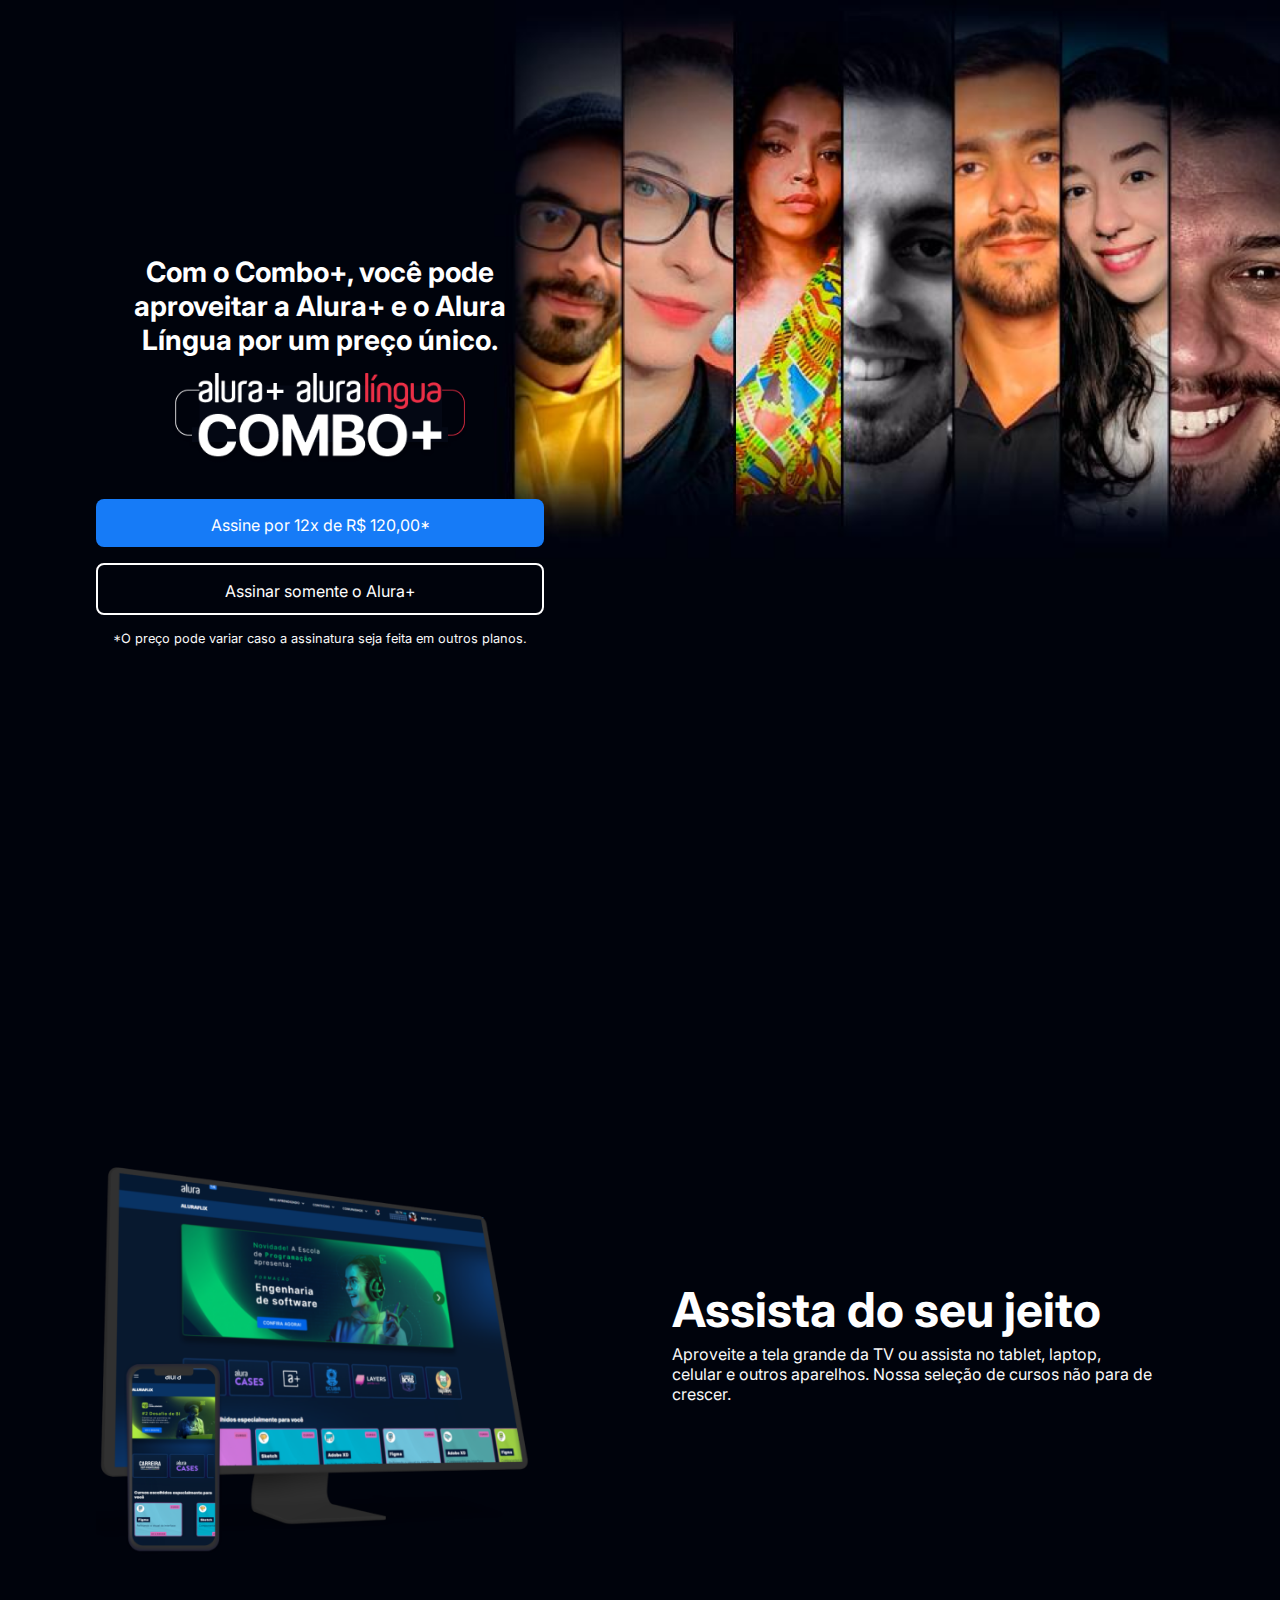
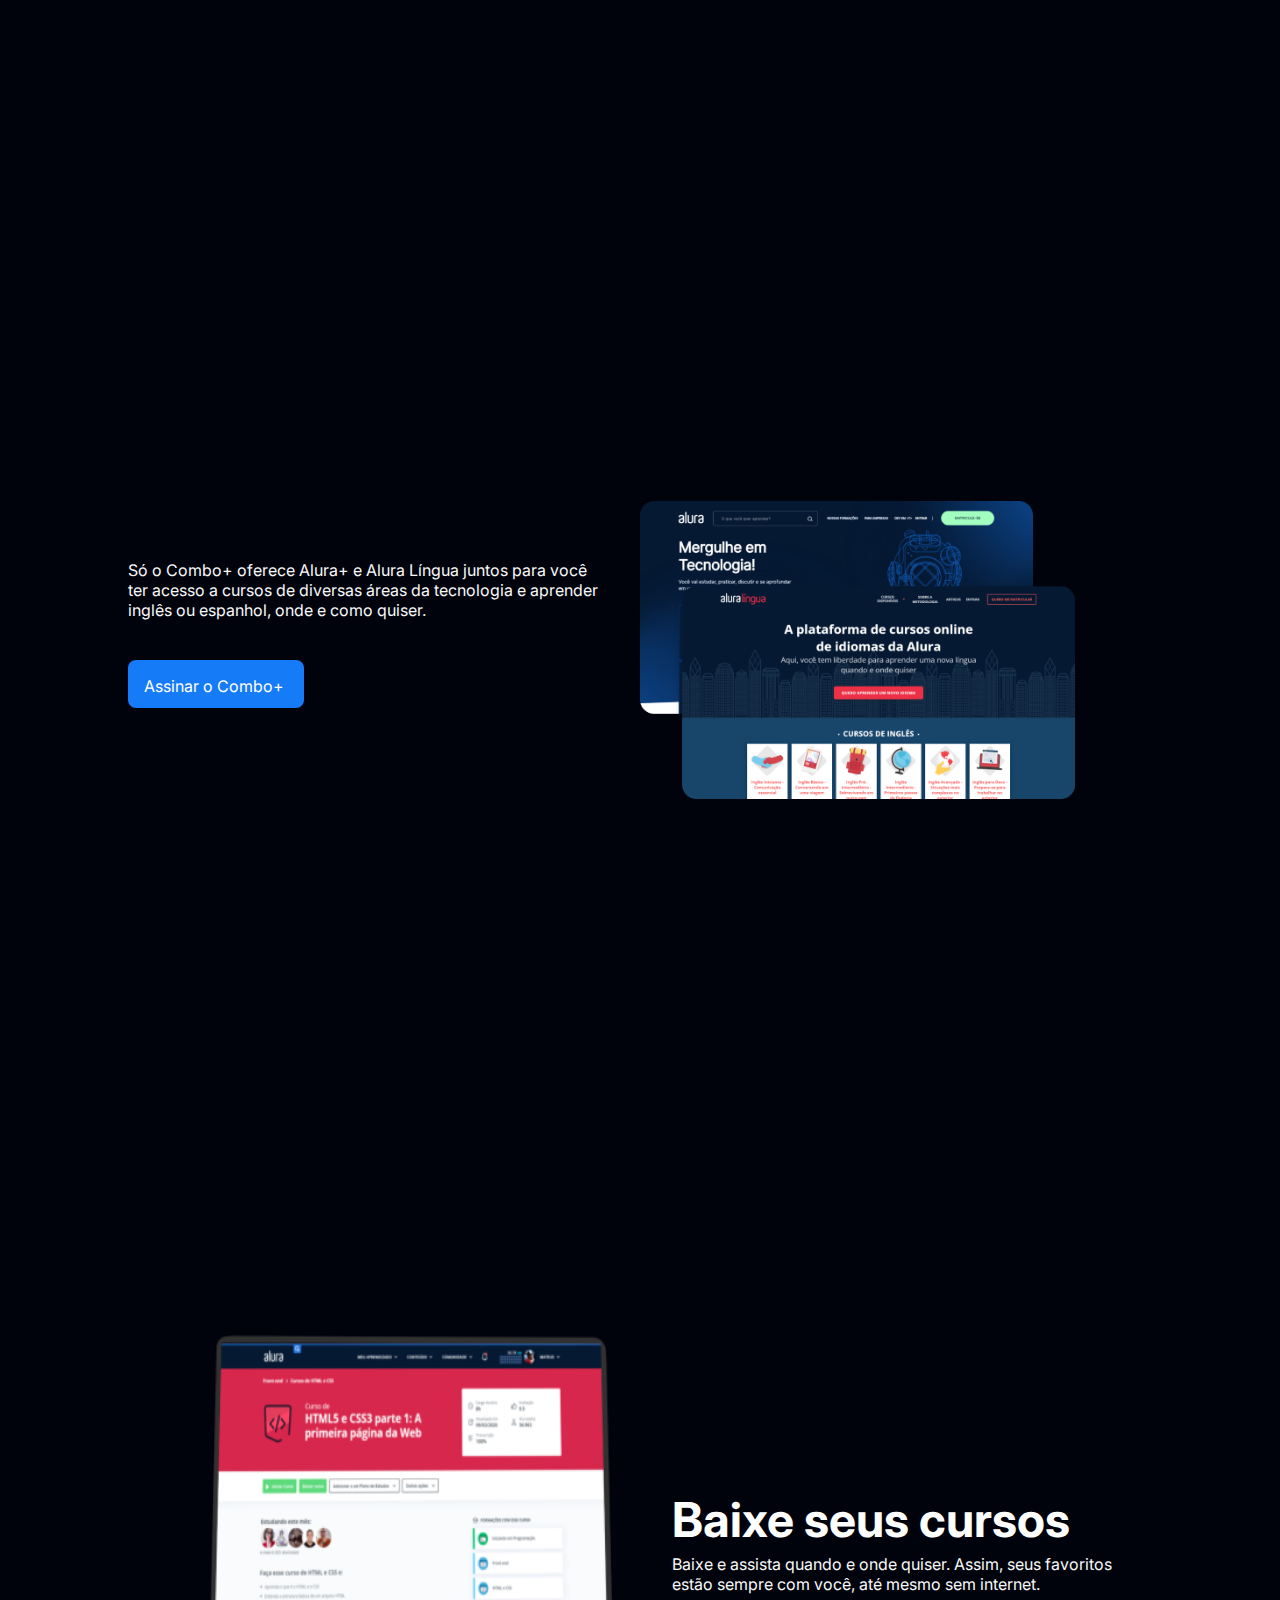
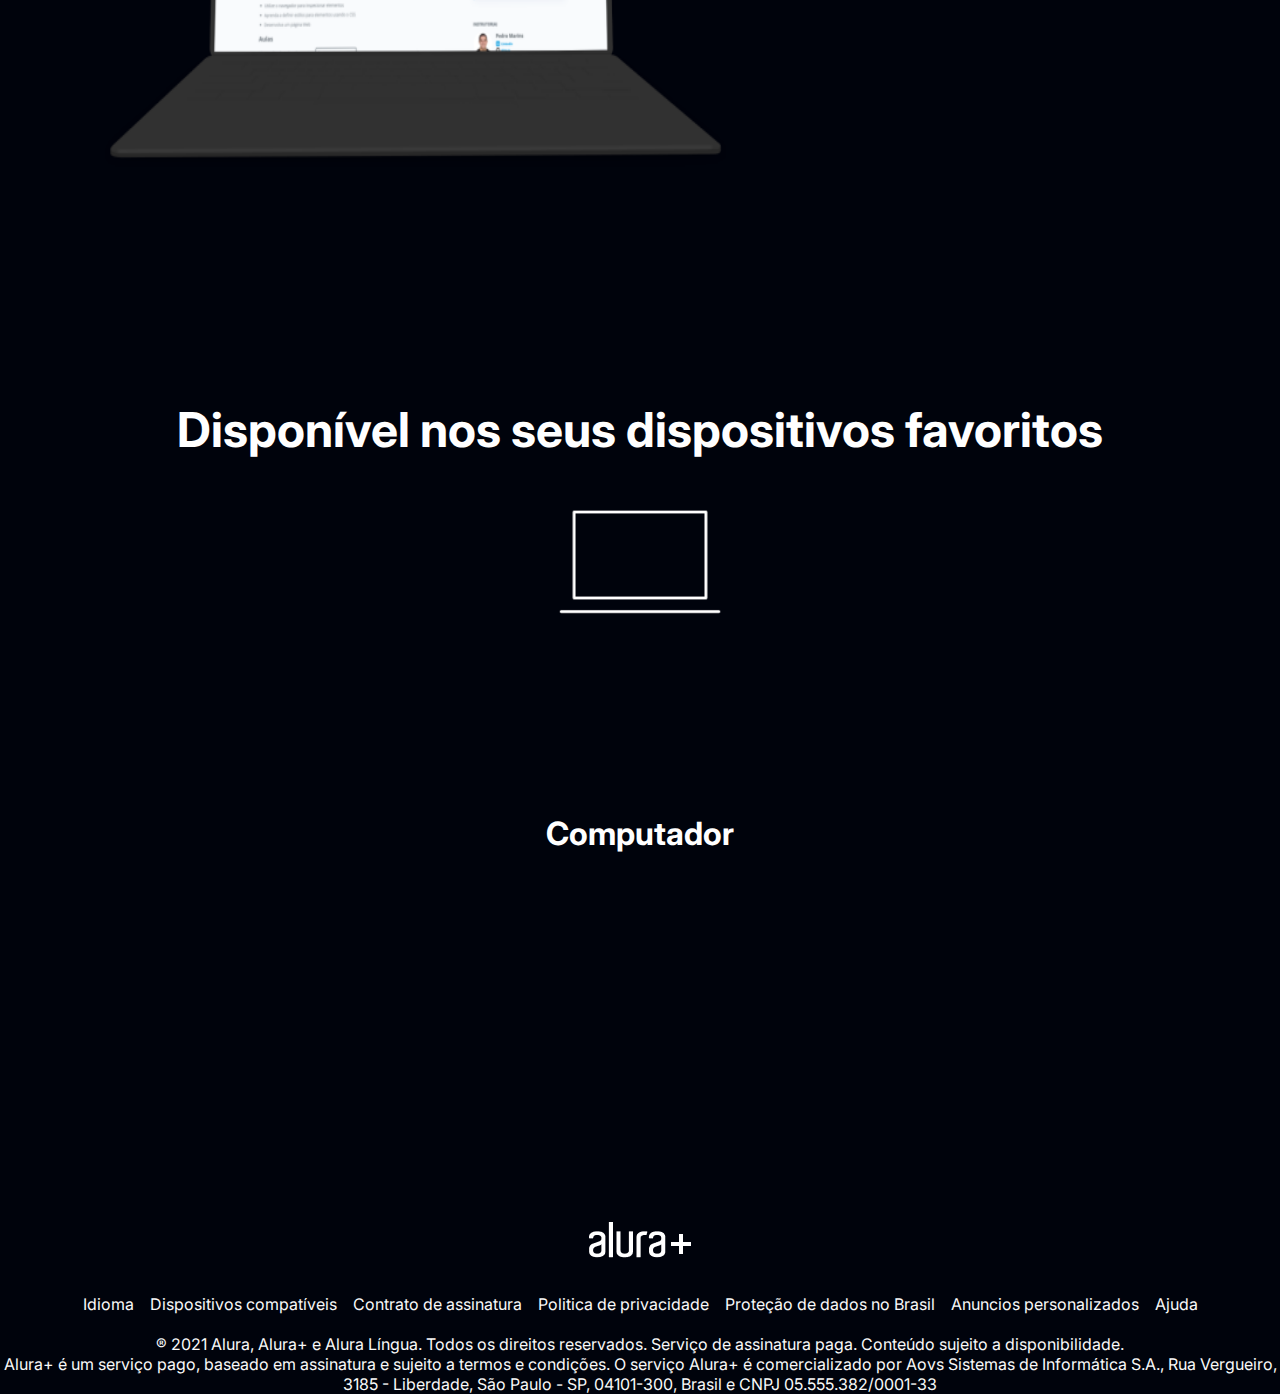
<file: index.html>
<!DOCTYPE html>
<html lang="pt-br">
<head>
    <meta charset="UTF-8">
    <meta name="viewport" content="width=device-width, initial-scale=1.0">
    <title>Alura Plus</title>
    <link rel="stylesheet" href="../css/style.css">
</head>

<header>

</header>

<body>
    <section class="container principal">
        <div class="container-caixa">
            <h1 class="container-titulo">
                Com o Combo+, você pode aproveitar a Alura+ e o Alura Língua por um preço único.
            </h1>
            <img src="../assets/combo.png" alt="O combo+ é a junção do alura+ e o alura lingua" class="container-imagem combo">
            <a href="www.alura.com.br" class="container-botao botao-primario">Assine por 12x de R$ 120,00*</a>
            <a href="www.alura.com.br" class="container-botao botao-secundario">Assinar somente o Alura+</a>
            
            <p class="container-aviso">
                *O preço pode variar caso a assinatura seja feita em outros planos.
            </p>
    </div>
    </section>

    <section class="container secundario">
        <img src="../assets/Plataformas.png" alt="Um monitor e um celular com o Alura Plus aberto" class="secundario-imagem">
        <div class="container-descricao">
            <h2 class="descricao-titulo">Assista do seu jeito</h2>
            <p class="descricao-texto">Aproveite a tela grande da TV ou assista no tablet, laptop, celular e outros aparelhos. Nossa seleção de cursos não para de crescer.</p>

        </div>
    </section>

    <section class="container secundario">
    <div class="container-descricao"> 
        <p class="descricao-texto">
            Só o Combo+ oferece Alura+ e Alura Língua juntos para você ter acesso a cursos de diversas áreas da tecnologia e aprender inglês ou espanhol, onde e como quiser.
        </p>
        <br><br>
        <a href="www.alura.com.br" class="container-botao secundario-botao">Assinar o Combo+</a>
    </div>
    <img src="../assets/Telas.png" alt="Tela do Alura Língua e da plataforma Alura +" class="secundario-imagem">
    </section>

    <section class="container secundario">
        <img src="../assets/Notebook.png" alt="Notebook com plataforma Alura + na tela" class="container-imagem notebook">
        <div class="container-descricao">
            <h2 class="descricao-titulo">Baixe seus cursos</h2>
            <p class="descricao-texto">
                Baixe e assista quando e onde quiser. Assim, seus favoritos estão sempre com você, até mesmo sem internet.
            </p>
        </div>

    </section>


    <section class="dispositivos">
      <h2 class="dispositivos-titulo">Disponível nos seus dispositivos favoritos</h2>
            <ul class="dispositivos-lista">
                <li>
                    <img src="../assets/tv.png" alt="TV"  class="lista-imagem">
                    <h3 class="lista-item">TV</h3>
                </li>
                <li>
                    <img src="../assets/computador.png"  alt="Computador" class="lista-imagem">
                    <h3 class="lista-item">Computador</h3>
                </li>
                <li>
                    <img src="../assets/celular.png"  alt="Celulares e tablets" class="lista-imagem">
                    <h3 class="lista-item">Celulares e tablets</h3>
                </li>
            </ul>
    </section>



</body>

<footer class="rodape">
<img src="../assets/Logo.png" alt="Alura +" class="rodape-logo">
<br>
    <ul class="lista-rodape">
        <li class="lista-link">
        <a class="link" href="#">Idioma</a>
        </li>

        <li class="lista-link">
        <a class="link" href="#">Dispositivos compatíveis</a>
        </li>

        <li class="lista-link">
        <a class="link" href="#">Contrato de assinatura</a>
        </li>

        <li class="lista-link">
        <a class="link" href="#">Politica de privacidade</a>
        </li>

        <li class="lista-link">
        <a class="link" href="#">Proteção de dados no Brasil</a>
        </li>

        <li class="lista-link">
        <a class="link" href="#">Anuncios personalizados</a>
        </li>

        <li class="lista-link">
        <a class="link" href="#">Ajuda</a>
        </li>
    </ul>
<br>
<section class="rodape-paragrafo">
    <p class="rodape-texto">
    ® 2021 Alura, Alura+ e Alura Língua. Todos os direitos reservados. Serviço de assinatura paga. Conteúdo sujeito a disponibilidade.
    <br>
        Alura+ é um serviço pago, baseado em assinatura e sujeito a termos e condições. O serviço Alura+ é comercializado por Aovs Sistemas de Informática S.A., Rua Vergueiro, 3185 - Liberdade, São Paulo - SP, 04101-300, Brasil e CNPJ 05.555.382/0001-33
    </p>
</section>

</footer>
</html>
</file>
<file: css/style.css>
@import url('https://fonts.googleapis.com/css2?family=Inter:wght@400;700&family=Krona+One&family=Montserrat&display=swap');

*
{
    margin: 0;
    padding: 0;
}

    /* Definindo variáveis de fontes e cores */
:root
    {
        /* cores */
        --branco-principal: #FFFFFF;
        --branco-secundario: #F9F9F9;
        --preto-background: #00030C;
        --vermelho-logo: #EC2F46;
        --cor-rodape: #C0C0C0;
        --cor-botao: #167BF7;
        --botao-azul-efeito: #569ef6;
        

        /* fonte */
        --fonte-principal: 'Inter';
    }

    /* corpo do site | definição de cor de fundo, fonte e tamanho, cor de texto  */
body
    {
        background-color: var(--preto-background);
        font-family: var(--fonte-principal);
        color: var(--branco-principal);
        font-weight: 400;
        font-size: 16px;
    }

    /* formatação de plano de fundo com imagem de instrutores */
.principal
    {
        background-image: url('../assets/Background-aluraplus.png');
        background-repeat: no-repeat;
        background-size: contain;
        align-items: center;
        text-align: center;
    }

    /* dividindo tela do site em duas colunas iguais */
.container
    {
        height: 100vh;
        display: grid;
        grid-template-columns: 50% 50%;
    }

    /* formatação do primeiro botão do site */
.container-botao
    {
        text-decoration: none;
        color: var(--branco-principal);
        background-color: var(--cor-botao);   
        border-radius: 8px;
        padding: 1em;
        display: block; 
        margin-bottom: 1em;
        height: 1em;
        font-size: 1em;
    }

    /* formatação do segundo botão do site */
.botao-secundario
    {
        background-color: transparent;
        color: var(--branco-principal);
        text-decoration: none;
        border: 2px solid var(--branco-principal);
        border-radius: 8px;
        padding: 1em;
        display: block;
        height: 1em;
        font-size: 1em;
    }

    /* formatação texto letras miúdas */
.container-aviso
    {   
        color: var(--branco-secundario);
        font-size: 0.8em;
    }

    /* formatação título */
.container-titulo
    {
        color: var(--branco-principal);
        font-size: 1.75em;
        text-align: center;
        font-family: 'Inter';
        font-weight: 700;    
    }

    /* formatação imagem */
.container-imagem
    {
        margin: 1em 0 2em 0;
        height: 10vh;
    }

    /* formatação div inicial assinatura com botões */
.container-caixa
    {
        margin: 0 6em;
    }

    /* formatação imagens notebook, celular e telas*/
.secundario-imagem
    {
        width: 80%;
    }

    /* formatação container secundario (utilizado em 3 sections) */
.secundario
    {
        align-items: center;
        margin: 0 6em;
    }

    /* formatação de imagem notebook */
.notebook
    {
        width: 50vw;
        height: 50vh;
    }

    /* formatação título combo+ */
.descricao-titulo
    {
        font-size: 3em;
        font-weight: 700;
        color: var(--branco-principal);
        margin-bottom: 0.1em;
        
    }

    /* formatação texto combo+ */
.descricao-texto
    {
        color: var(--branco-secundario);
        font-size: 1em;
    }

    /* formatação botao assinar combo+ */
.secundario-botao
{
    text-decoration: none;
    color: var(--branco-principal);
    background-color: var(--cor-botao);   
    border-radius: 8px;
    padding: 1em;
    font-size: 1em;
    width: 9em;
}

    /* formatação divs dos containers */
.container-descricao
    {
        padding: 2em;
        margin-bottom: 1em;
    }

    /* formatação section dos dispositivos */
.dispositivos
    {
        align-items: center;
        justify-content: space-between;
    }

    /* alinhando dispositivos centro */
.dispositivos-lista
    {
        display: flex;
        justify-content: center;
        list-style-type: none;
    }

    /* alinhando dispositivos centro */
.dispositivos
    {
        text-align: center;
    }

    /* alinhando título dispositivos */
.dispositivos-titulo
    {
        font-size: 3em;
        color: var(--branco-principal);
    }

    /* formatação título h3 lista dispositivos */
.lista-item
    {
        font-size: 2em;
        color: var(--branco-principal);
        margin: 5em 0;
    }

    /* formatação img lista dispositivos */
.lista-imagem
    {
        max-height: 25%;
        row-gap: 1em;
        
    }

    /* formatação logo alura+ */
.rodape-logo
{
    display: flex;
    justify-content: center;
    align-items: center;
    text-align: center;
    margin: 0 auto;
}

    /* formatação texto rodapé */
.rodape-texto
    {   
        align-items: center;
        text-align: center;
        justify-content: center;
        color: var(--branco-secundario);
        font-size: 1em;
    }

    /* formatação de link do rodape */
.lista-link
    {
        text-decoration: none;
        color: var(--branco-secundario);
        list-style-type: none;
    }


    /* formatação de link do rodape */
.lista-rodape
    {
        display: flex;
        justify-content: center;
        list-style-type: none;
        margin-top: 1em;
        text-decoration: none;
        gap: 1em;
        text-align: justify;
        color: var(--branco-secundario); 
    }

    /* formatação de link do rodape */
.link
    {
        text-decoration: none;
        color: var(--branco-secundario);
    }

.combo
    {
    transition: 2s;
    }
    
.combo:hover 
    {
        transition: 2s;
        transform: scale(1.1);
    }

    /* formatação pousar o mouse em link */
.lista-link a:hover 
    {
        color: var(--cor-botao)
    }  

    /* formatação clicar com mouse em link */
.lista-link a:active 
    {
        color: var(--botao-azul-efeito);
    }

    /* formatação pousar o mouse no primeiro botao */
.container-botao:hover 
    {
        background-color: transparent;
        color: var(--branco-principal);
        text-decoration: none;
        border: 2px solid var(--branco-principal);
        border-radius: 8px;
    }

    /* formatação pousar o mouse no segundo botao */
.botao-secundario:hover
    {
        background-color: var(--cor-botao);
        color: var(--branco-principal);
    }

.secundario-botao:hover
    {
        background-color: transparent;
        color: var(--branco-principal);
        text-decoration: none;
        border: 2px solid var(--branco-principal);
        border-radius: 8px;
    }
    /* transição de volta do hover ao tirar mouse de cima */
.lista-imagem
    {
    transition: 2s;
    }
    
    /* transição ao pousar mouse */
.lista-imagem:hover 
    {
        transition: 2s;
        transform: scale(1.35);
    }

.notebook
    {
    transition: 2s;
    }
    
.notebook:hover 
    {
        transition: 2s;
        transform: scale(1.1);
    }

.secundario-imagem
    {
        transition: 2s;  
    }

.secundario-imagem:hover
    {
        transition: 2s;
        transform: scale(1.1);
    }
    
.link
    {
        transition: 1.3s;
    }

.link:hover
    {
        transition: 1.3s;
        font-size: 1.15em;
    }

@media screen and (max-width: 1024px) /* Tornando o site responsivo com @media screen para telas menores que 1024px */
{
    .container 
    {
        display: block;
        background-image: none;
    }
    
    .container-imagem 
    {
        width: 45vw; /* 50% da largura da viewport */
        height: 20vh; /* 30% da altura da viewport */
    }

    .container-botao
    {
        font-size: 1.5em;
        height: 1.5em;
        width: 1.5;
    }

    .botao-secundario
    {
        font-size: 1.5em;
        height: 1.5em;
        width: 1.5;
    }   
   
    .secundario-botao
    {
        font-size: 1.5em;
        height: 1.5em;
        width: 1.5;
    }

    .descricao-texto
    {
        font-size: 1.5em;
    }

    .container-aviso
    {
        font-size: 1em;
    }

    .container-caixa 
    {
        margin: 2em 2em;
    }

    .secundario 
    {
        margin: 0;
        text-align: center;
    }

    .secundario-imagem 
    {
        width: 50vw;
    }

    .dispositivos-lista 
    {
        display: block;
    }

    .lista-imagem 
    {
        width: 80vw;
    }

    .lista-rodape 
    {
        display: block;
        text-align: center;
    }

    .container-titulo
    {
        display: flex;
        font-size: 4em;
    }
}

@media screen and (max-width: 768px) /* Tornando o site responsivo com @media screen para telas menores que 768px */
{
    .container 
    {
        display: block;
        background-image: none;
    }
    
    .container-imagem 
    {
        width: 30vw; /* 30% da largura da viewport */
        height: 10vh; /* 15% da altura da viewport */
    }

    .container-caixa 
    {
        margin: 1em 1em;
    }

    .secundario 
    {
        margin: 0;
        text-align: center;
    }

    .secundario-imagem 
    {
        width: 50vw;
    }

    .dispositivos-lista 
    {
        display: block;
    }

    .lista-imagem 
    {
        width: 50vw;
    }

    .lista-rodape 
    {
        display: block;
        text-align: center;
    }

    .container-aviso
    {
        font-size: 0.7em;
    }
    
    .descricao-texto
    {
        font-size: 1em;
    }

    .dispositivos-lista
    {
        line-height: 1;
        row-gap: none;
    }

    .dispositivos-titulo
    {
        font-size: 2em;
    }

    .lista-item
    {
        font-size: 0.7em;
    }

    .lista-item
    {
        font-size: 1em;
    }

    .rodape-logo
    {
        align-items: center;
    }
}
    @media screen and (max-width: 400px) /* Tornando o site responsivo com @media screen para telas menores que 400px*/   
    {
        .descricao-titulo
        {
            font-size: 1.5em;
        }

        .dispositivos-titulo
        {
            font-size: 1.1em;
        }

        .container-botao
        {
            font-size: 0.8em;
        }

        .container-imagem
        {
            height: 30vw;
            width: 30vh;
        }

        .botao-secundario
        {
            font-size: 0.8em;
        }
        
        .container-aviso
        {
            font-size: 0.6em;
            color: var(--branco-secundario);
        }

        .lista-item
        {
            font-size: 1em;
        }

        .rodape
        {
            font-size: 0.7em;
        }


    }
</file>
